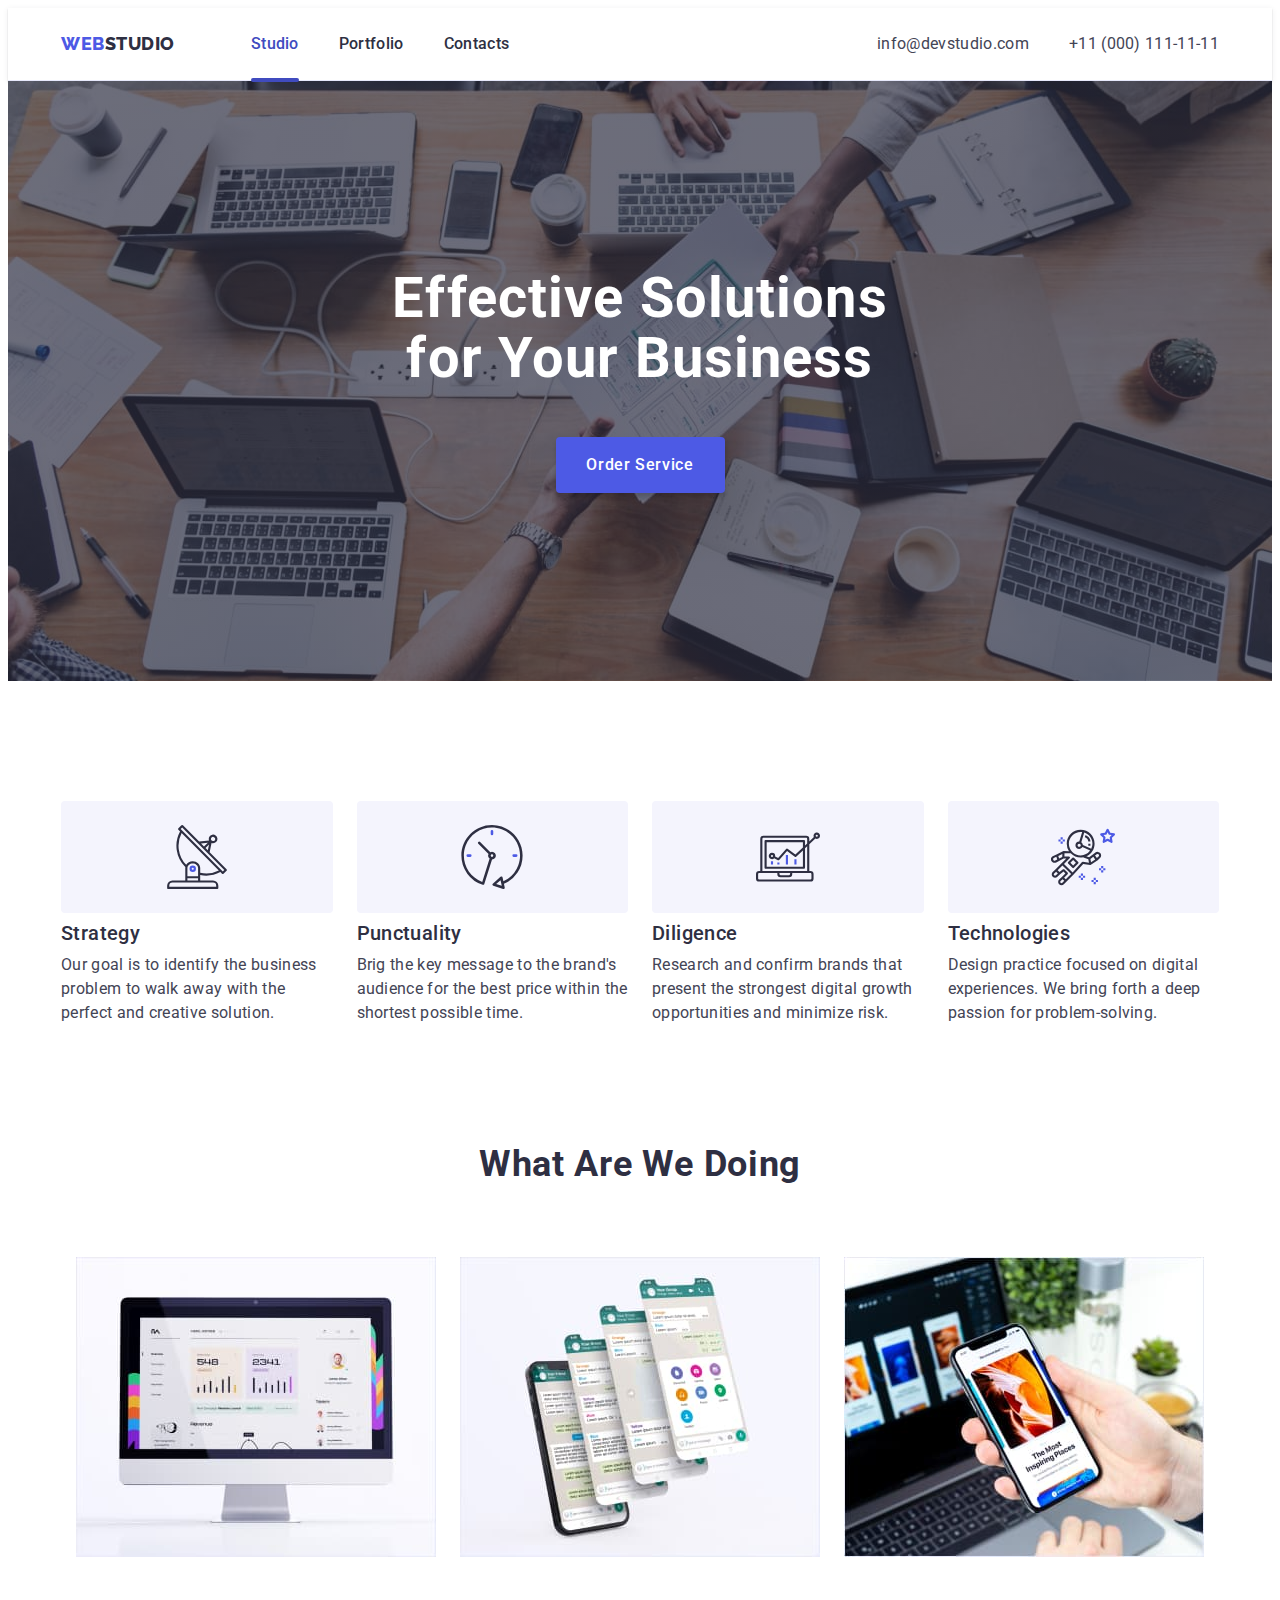
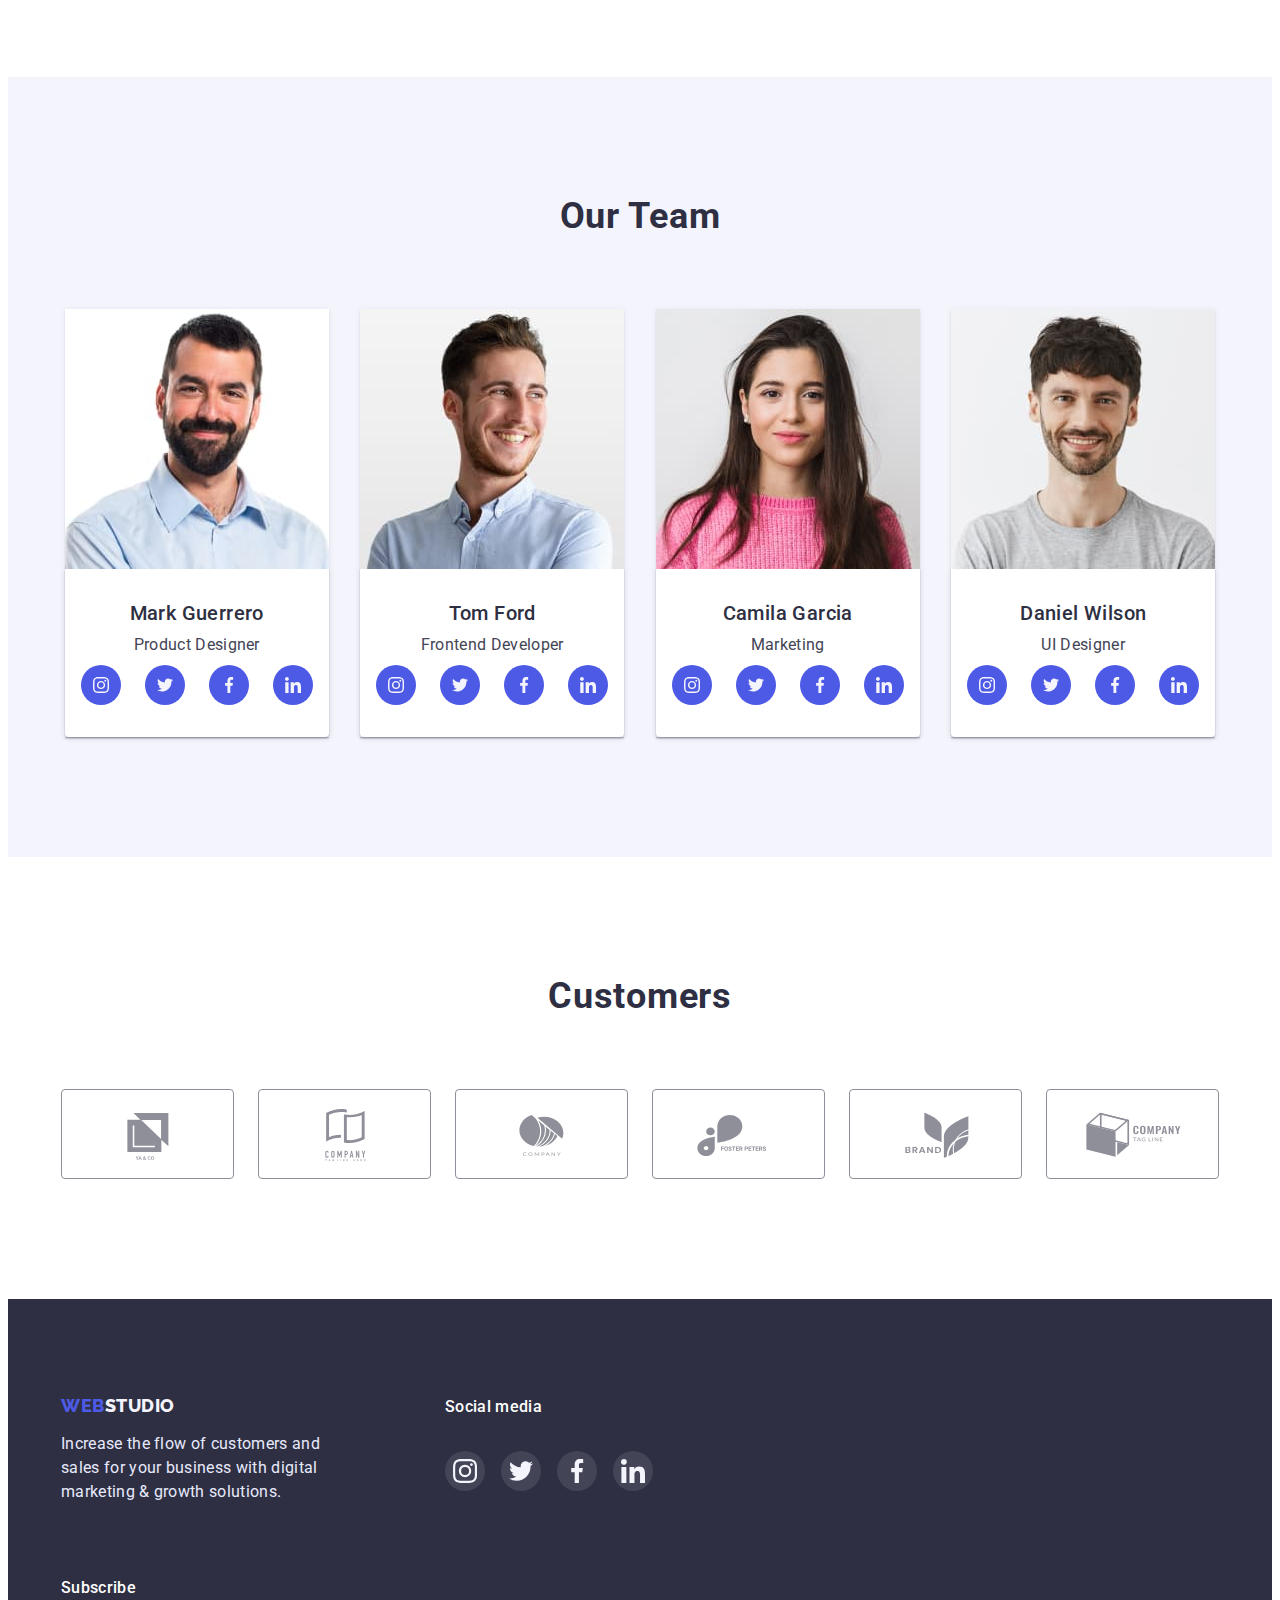
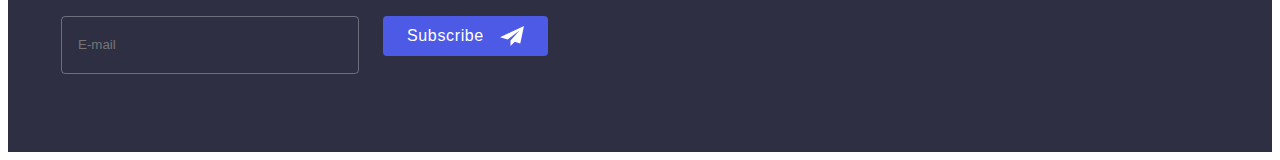
<file: index.html>
<!DOCTYPE html>
<html lang="en">

<head>
    <meta charset="UTF-8">
    <meta http-equiv="X-UA-Compatible" content="IE=edge">
    <meta name="viewport" content="width=device-width, initial-scale=1.0">
    <title>Web Studio</title>
    <link rel="stylesheet" href="https://cdnjs.cloudflare.com/ajax/libs/modern-normalize/1.1.0/modern-normalize.min.css" integrity="sha512-wpPYUAdjBVSE4KJnH1VR1HeZfpl1ub8YT/NKx4PuQ5NmX2tKuGu6U/JRp5y+Y8XG2tV+wKQpNHVUX03MfMFn9Q==" crossorigin="anonymous" referrerpolicy="no-referrer" />
    <link rel="stylesheet" href="./css/styles.css">
    <link rel="stylesheet" href="./css/media-tabl.css">
    <link rel="stylesheet" href="./css/media-desktop.css">
    <link rel="preconnect" href="https://fonts.googleapis.com">
    <link rel="preconnect" href="https://fonts.gstatic.com" crossorigin>
    <link
        href="https://fonts.googleapis.com/css2?family=Raleway:wght@800&family=Roboto:wght@400;500;700;900&display=swap"
        rel="stylesheet">
</head>

<body>
    
    <header class="header">
        <div class="container header-container">
            <nav class="header-nav">
                <a class="header-logo link" href="./index.html">Web<span class="logo-black">Studio</span></a>
                <ul class="header-list list">
                    <li class="header-item"><a class="header-link link current" href="./index.html">Studio</a></li>
                    <li class="header-item"><a class="header-link link" href="./portfolio.html">Portfolio</a></li>
                    <li class="header-item"><a class="header-link link" href="">Contacts</a></li>
                </ul>
                <button class="mobile-menu-open" data-menu-open type="button"><svg class="icon-menu-openburger" width="32" height="22">
                <use href="./images/icons.svg#icon-menu-openburger"></use>
                </svg></button>
            </nav>
            <address class="header-add">
            <ul class="header-contacts list">
                <li><a class="header-contacts-link link" href="mailto:info@devstudio.com">info@devstudio.com</a></li>
                <li><a class="header-contacts-link link" href="tel:+110001111111">+11 (000) 111-11-11</a></li>
            </ul>
            </address>
        </div>

        <div class="mob-menu is-hidden" data-menu>
                <button type="button" class="mob-menu-close-btn" data-menu-close>
                    <svg  class="mob-menu-btn-icon" width="8" height="8">
                        <use href="./images/icons.svg#icon-close-modal"></use>
                    </svg>
                </button>
            <div class="mob-menu-wrap">
                <ul class="mob-menu-list list">
                    <li class="mob-menu-item"><a class="mob-menu-link link current" href="./index.html">Studio</a></li>
                    <li class="mob-menu-item"><a class="mob-menu-link link" href="./portfolio.html">Portfolio</a></li>
                    <li class="mob-menu-item"><a class="mob-menu-link link" href="">Contacts</a></li>
                </ul>
            </div>
            <div class="mob-menu-contact">
            <address class="mob-menu-add">
                <ul class="mob-menu-contacts list">
                    <li><a class="mob-menu-tel link tel" href="tel:+110001111111">+11 (000) 111-11-11</a></li>
                    <li><a class="mob-menu-address link" href="mailto:info@devstudio.com">info@devstudio.com</a></li>
                </ul>
            </address>
            <ul class="mob-menu-soc list">
                <li class="mob-menu-soc-item"><a class="mob-menu-soc-link link" href>
                    <svg width="16" height="16" class="mob-menu-soc-icon">
                        <use href="./images/icons.svg#icon-instagram-team"></use>
                    </svg>
                </a></li>
                <li class="mob-menu-soc-item"><a class="mob-menu-soc-link link" href>
                    <svg width="16" height="16" class="mob-menu-soc-icon">
                        <use href="./images/icons.svg#icon-twitter-team"></use>
                    </svg>
                </a></li>
                <li class="mob-menu-soc-item"><a class="mob-menu-soc-link link" href>
                    <svg width="16" height="16" class="mob-menu-soc-icon">
                        <use href="./images/icons.svg#icon-facebook-team"></use>
                    </svg>
                </a></li>
                <li class="mob-menu-soc-item"><a class="mob-menu-soc-link link" href>
                    <svg width="16" height="16" class="mob-menu-soc-icon">
                        <use href="./images/icons.svg#icon-linkedin-team"></use>
                    </svg>
                </a></li>
            </ul>
            </div>
        </div>
    </header>

        <main>
            <section class="hero">
                <div class="container"><h1 class="hero-title">Effective Solutions for Your Business</h1>
                <button class="hero-btn" type="button" data-modal-open>Order Service</button></div>
            </section>

            <section class="advant">
                <div class="container"><h2 class="advant-title" hidden>Advantages</h2>
                <ul class="advant-list list">
                <li class="advant-item item">
                    <div class="advant-div">
                        <div class="advant-div-icon"><svg width="64" height="64" class="advant-icon"><use href="./images/icons.svg#icon-antenna"></use></svg></div>
                        <h3 class="advant-title">Strategy</h3>
                        <p class="advant-text">Our goal is to identify the business problem to walk away with the perfect
                        and creative solution.
                        </p>
                    </div>
                    
                </li>
                <li class="advant-item item">
                    
                        <div class="advant-div-icon"><svg width="64" height="64" class="advant-icon"><use href="./images/icons.svg#icon-clock"></use></svg></div>
                        <h3 class="advant-title">Punctuality</h3>
                    <p class="advant-text">Brig the key message to the brand's audience for the best price within the
                        shortest possible
                        time.</p>
                </li>
                <li class="advant-item item">
                    
                        <div class="advant-div-icon"><svg width="64" height="64" class="advant-icon"><use href="./images/icons.svg#icon-diagram"></use></svg></div>
                        <h3 class="advant-title">Diligence</h3>
                    <p class="advant-text">Research and confirm brands that present the strongest digital growth
                        opportunities and minimize
                        risk.</p>
                </li>
                <li class="advant-item item">
                    
                        <div class="advant-div-icon"><svg width="64" height="64" class="advant-icon"><use href="./images/icons.svg#icon-astronaut"></use></svg></div>
                        <h3 class="advant-title">Technologies</h3>
                    <p class="advant-text">Design practice focused on digital experiences. We bring forth a deep passion
                        for
                        problem-solving.</p>
                </li>
            </ul></div>
        </section>

        <section class="doing">
            <div class="container"><h2 class="doing-title">What are we doing</h2>
            <ul class="doing-list list">
                <li class="doing-item item"><img srcset="./images/computer.jpg 1x, ./images/computer-2x.jpg" class="doing-img" src="./images/computer.jpg" alt="computer" width="360"
                        height="300" /></li>
                <li class="doing-item item"><img srcset="./images/phone.jpg 1x, ./images/phone-2x.jpg" class="doing-img" src="./images/phone.jpg" alt="phone" width="360"
                        height="300" /></li>
                <li class="doing-item item"><img srcset="./images/connect.jpg 1x, ./images/connect-2x.jpg" class="doing-img" src="./images/connect.jpg" alt="connect" width="360"
                        height="300" /></li>
            </ul></div>
        </section>

        <section class="team">
            <div class="container"><h2 class="team-title">Our Team</h2>
            <ul class="team-list list">
                <li class="team-item">
                    <img srcset="./images/mark-guerrero.jpg 1x, ./images/mark-guerrero-2x.jpg" class="team-img" src="./images/mark-guerrero.jpg" alt="mark guerrero" />
                    <div class="teams">
                        <h3 class="team-title-name">Mark Guerrero</h3>
                        <p class="team-title-position">Product Designer</p>
                        <ul class="team-soc-list list">
                            <li class="team-soc-item"><a class="team-soc-link link" href>
                                <svg width="16" height="16" class="team-soc-icon">
                                    <use href="./images/icons.svg#icon-instagram-team"></use>
                                </svg>
                            </a></li>
                            <li class="team-soc-item"><a class="team-soc-link link" href>
                                <svg width="16" height="16" class="team-soc-icon">
                                    <use href="./images/icons.svg#icon-twitter-team"></use>
                                </svg>
                            </a></li>
                            <li class="team-soc-item"><a class="team-soc-link link" href>
                                <svg width="16" height="16" class="team-soc-icon">
                                    <use href="./images/icons.svg#icon-facebook-team"></use>
                                </svg>
                            </a></li>
                            <li class="team-soc-item"><a class="team-soc-link link" href>
                                <svg width="16" height="16" class="team-soc-icon">
                                    <use href="./images/icons.svg#icon-linkedin-team"></use>
                                </svg>
                            </a></li>
                        </ul>
                    </div>
                </li>

                <li class="team-item">
                    <img srcset="./images/tom-ford.jpg 1x, ./images/tom-ford-2x.jpg" class="team-img" src="./images/tom-ford.jpg" alt="tom-ford" />
                    <div class="teams">
                        <h3 class="team-title-name">Tom Ford</h3>
                        <p class="team-title-position">Frontend Developer</p>
                        <ul class="team-soc-list list">
                            <li class="team-soc-item"><a class="team-soc-link link" href>
                                <svg width="16" height="16" class="team-soc-icon">
                                    <use href="./images/icons.svg#icon-instagram-team"></use>
                                </svg>
                            </a></li>
                            <li class="team-soc-item"><a class="team-soc-link link" href>
                                <svg width="16" height="16" class="team-soc-icon">
                                    <use href="./images/icons.svg#icon-twitter-team"></use>
                                </svg>
                            </a></li>
                            <li class="team-soc-item"><a class="team-soc-link link" href>
                                <svg width="16" height="16" class="team-soc-icon">
                                    <use href="./images/icons.svg#icon-facebook-team"></use>
                                </svg>
                            </a></li>
                            <li class="team-soc-item"><a class="team-soc-link link" href>
                                <svg width="16" height="16" class="team-soc-icon">
                                    <use href="./images/icons.svg#icon-linkedin-team"></use>
                                </svg>
                            </a></li>
                        </ul>
                    </div>
                </li>

                <li class="team-item">
                    <img srcset="./images/camila-garcia.jpg 1x, ./images/camila-garcia-2x.jpg" class="team-img" src="./images/camila-garcia.jpg" alt="camila-garcia" />
                    <div class="teams">
                        <h3 class="team-title-name">Camila Garcia</h3>
                        <p class="team-title-position">Marketing</p>
                        <ul class="team-soc-list list">
                            <li class="team-soc-item"><a class="team-soc-link link" href>
                                <svg width="16" height="16" class="team-soc-icon">
                                    <use href="./images/icons.svg#icon-instagram-team"></use>
                                </svg>
                            </a></li>
                            <li class="team-soc-item"><a class="team-soc-link link" href>
                                <svg width="16" height="16" class="team-soc-icon">
                                    <use href="./images/icons.svg#icon-twitter-team"></use>
                                </svg>
                            </a></li>
                            <li class="team-soc-item"><a class="team-soc-link link" href>
                                <svg width="16" height="16" class="team-soc-icon">
                                    <use href="./images/icons.svg#icon-facebook-team"></use>
                                </svg>
                            </a></li>
                            <li class="team-soc-item"><a class="team-soc-link link" href>
                                <svg width="16" height="16" class="team-soc-icon">
                                    <use href="./images/icons.svg#icon-linkedin-team"></use>
                                </svg>
                            </a></li>
                        </ul>
                    </div>
                </li>

                <li class="team-item">
                    <img srcset="./images/daniel-wilson.jpg 1x, ./images/daniel-wilson-2x.jpg" class="team-img" src="./images/daniel-wilson.jpg" alt="daniel-wilson" />
                <div class="teams">
                    <h3 class="team-title-name">Daniel Wilson</h3>
                    <p class="team-title-position">UI Designer</p>
                    <ul class="team-soc-list list">
                        <li class="team-soc-item"><a class="team-soc-link link" href>
                            <svg width="16" height="16" class="team-soc-icon">
                                <use href="./images/icons.svg#icon-instagram-team"></use>
                            </svg>
                        </a></li>
                        <li class="team-soc-item"><a class="team-soc-link link" href>
                            <svg width="16" height="16" class="team-soc-icon">
                                <use href="./images/icons.svg#icon-twitter-team"></use>
                            </svg>
                        </a></li>
                        <li class="team-soc-item"><a class="team-soc-link link" href>
                            <svg width="16" height="16" class="team-soc-icon">
                                <use href="./images/icons.svg#icon-facebook-team"></use>
                            </svg>
                        </a></li>
                        <li class="team-soc-item"><a class="team-soc-link link" href>
                            <svg width="16" height="16" class="team-soc-icon">
                                <use href="./images/icons.svg#icon-linkedin-team"></use>
                            </svg>
                        </a></li>
                    </ul>
                </div>
                </li>
            </ul>
            </div>
        </section>

        <section class="customers">
            <div class="container"><h2 class="customers-title">Customers</h2>
            <ul class="customers-list list">
                <li class="customers-item item"><a class="customer-link link" href>
                    <svg width="104" height="56" class="customer-icon">
                        <use href="./images/icons.svg#icon-Logo1"></use>
                    </svg>
                </a></li>
                <li class="customers-item item"><a class="customer-link link" href>
                    <svg width="104" height="56" class="customer-icon">
                        <use href="./images/icons.svg#icon-Logo2"></use>
                    </svg>
                </a></li>
                <li class="customers-item item"><a class="customer-link link" href>
                    <svg width="104" height="56" class="customer-icon">
                        <use href="./images/icons.svg#icon-Logo3"></use>
                    </svg>
                </a></li>
                <li class="customers-item item"><a class="customer-link link" href>
                    <svg width="104" height="56" class="customer-icon">
                        <use href="./images/icons.svg#icon-Logo4"></use>
                    </svg>
                </a></li>
                <li class="customers-item item"><a class="customer-link link" href>
                    <svg width="104" height="56" class="customer-icon">
                        <use href="./images/icons.svg#icon-Logo5"></use>
                    </svg>
                </a></li>
                <li class="customers-item item"><a class="customer-link link" href>
                    <svg width="104" height="56" class="customer-icon">
                        <use href="./images/icons.svg#icon-Logo6"></use>
                    </svg>
                </a></li>
            </ul></div> 
        </section>
    </main>

    <footer class="footer">
        <div class="container footer-box">
            <div class="footer-div">
                <a class="footer-logo link" href="./index.html">Web<span class="logo-white">Studio</span></a>
                <p class="footer-text">Increase the flow of customers and sales for your business with digital marketing &
            growth solutions.</p>
            </div>
            <div class="footer-soc">
                <p class="footer-soc-text">Social media</p>
                <ul class="footer-soc-list list">
                    <li class="footer-soc-item"><a class="footer-soc-link link" href>
                    <svg width="24" height="24" class="footer-soc-icon">
                        <use href="./images/icons.svg#icon-instagram-footer"></use>
                    </svg></a>
                    </li>
                    <li class="footer-soc-item"><a class="footer-soc-link link" href>
                    <svg width="24" height="24" class="footer-soc-icon">
                        <use href="./images/icons.svg#icon-twitter-footer"></use>
                    </svg></a>
                    </li>
                    <li class="footer-soc-item"><a class="footer-soc-link link" href>
                    <svg width="24" height="24" class="footer-soc-icon">
                        <use href="./images/icons.svg#icon-facebook-footer"></use>
                    </svg></a>
                    </li>
                    <li class="footer-soc-item"><a class="footer-soc-link link" href>
                    <svg width="24" height="24" class="footer-soc-icon">
                        <use href="./images/icons.svg#icon-linkedin-footer"></use>
                    </svg></a>
                    </li>
                </ul>    
            </div>
            <div class="footer-subscribe">
                <p class="footer-subscribe-email">Subscribe</p>
                <form class="footer-subscribe-form">
                    <div class="subscribe-container">
                    <input class="footer-input" id="user-email" name="user-email" type="email" placeholder="E-mail"/>
                    <div class="footer-wrap"><button class="footer-subscribe-btn" type="submit">Subscribe
                    <svg  class="footer-subscribe-click" width="24" height="24">
                    <use href="./images/icons.svg#icon-subscribe"></use>
                    </svg></button></div>
                    </div>
                </form>  
            </div> 
        </div>
    </footer>

    <div class="backdrop is-hidden" data-modal>
        <div class="modal">
            <button type="button" class="modal-close-btn" data-modal-close>
                <svg  class="modal-close-btm-icon" width="8" height="8">
                    <use href="./images/icons.svg#icon-close-modal"></use>
                </svg>
            </button>

            <p class="modal-title" title="modal-title"> Leave your contacts and we will call you back</p>
            <form class="modal-form"> 
                <label class="modal-label">
                    <span class="modal-label-text">Name</span>
                        <div class="input-wrap">
                            <input  class="modal-input" id="user-name" name="user-name" type="text" required autofocus />
                            <svg class="modal-input-icon" width="18" height="24"><use href="./images/icons.svg#icon-person-black"></use></svg>
                        </div>
                </label>

                <label class="modal-label">
                    <span class="modal-label-text">Phone</span>
                        <div class="input-wrap">
                            <input class="modal-input" id="user-phone" name="user-phone" type="tel" required />
                            <svg width="18" height="24" class="modal-input-icon"><use href="./images/icons.svg#icon-phone-black"></use></svg>
                        </div>
                </label>

                <label class="modal-label">
                    <span class="modal-label-text">Email</span>
                        <div class="input-wrap">
                            <input class="modal-input" id="user-email" name="user-email" type="email" required />
                            <svg width="18" height="24" class="modal-input-icon"><use href="./images/icons.svg#icon-email-black"></use></svg>   
                        </div>
                </label>

                <div class="modal-field">
                <label class="modal-label-text" for="user-comment"><span class="modal-label-text">Comment</span></label>  
                    <textarea class="modal-textarea" id="user-comment" name="user-comment" placeholder="Text input"></textarea>
                </div>

                <div class="modal-field-check">  
                    <input class="modal-check visually-hidden" id="user-privacy" name="user-privacy" type="checkbox" value="true" />
                    <label class="check-text" for="user-privacy">I accept the terms and conditions of the<a class="modal-police-text" href="" class="link">Privacy Policy</a></label>
                </div>
                <button class="send-btn" type="submit">Send</button>
            </form>
        </div>
    </div>
    <script src="./js/modal.js"></script>
    <script src="./js/menu.js"></script>
</body>
</html>
</file>
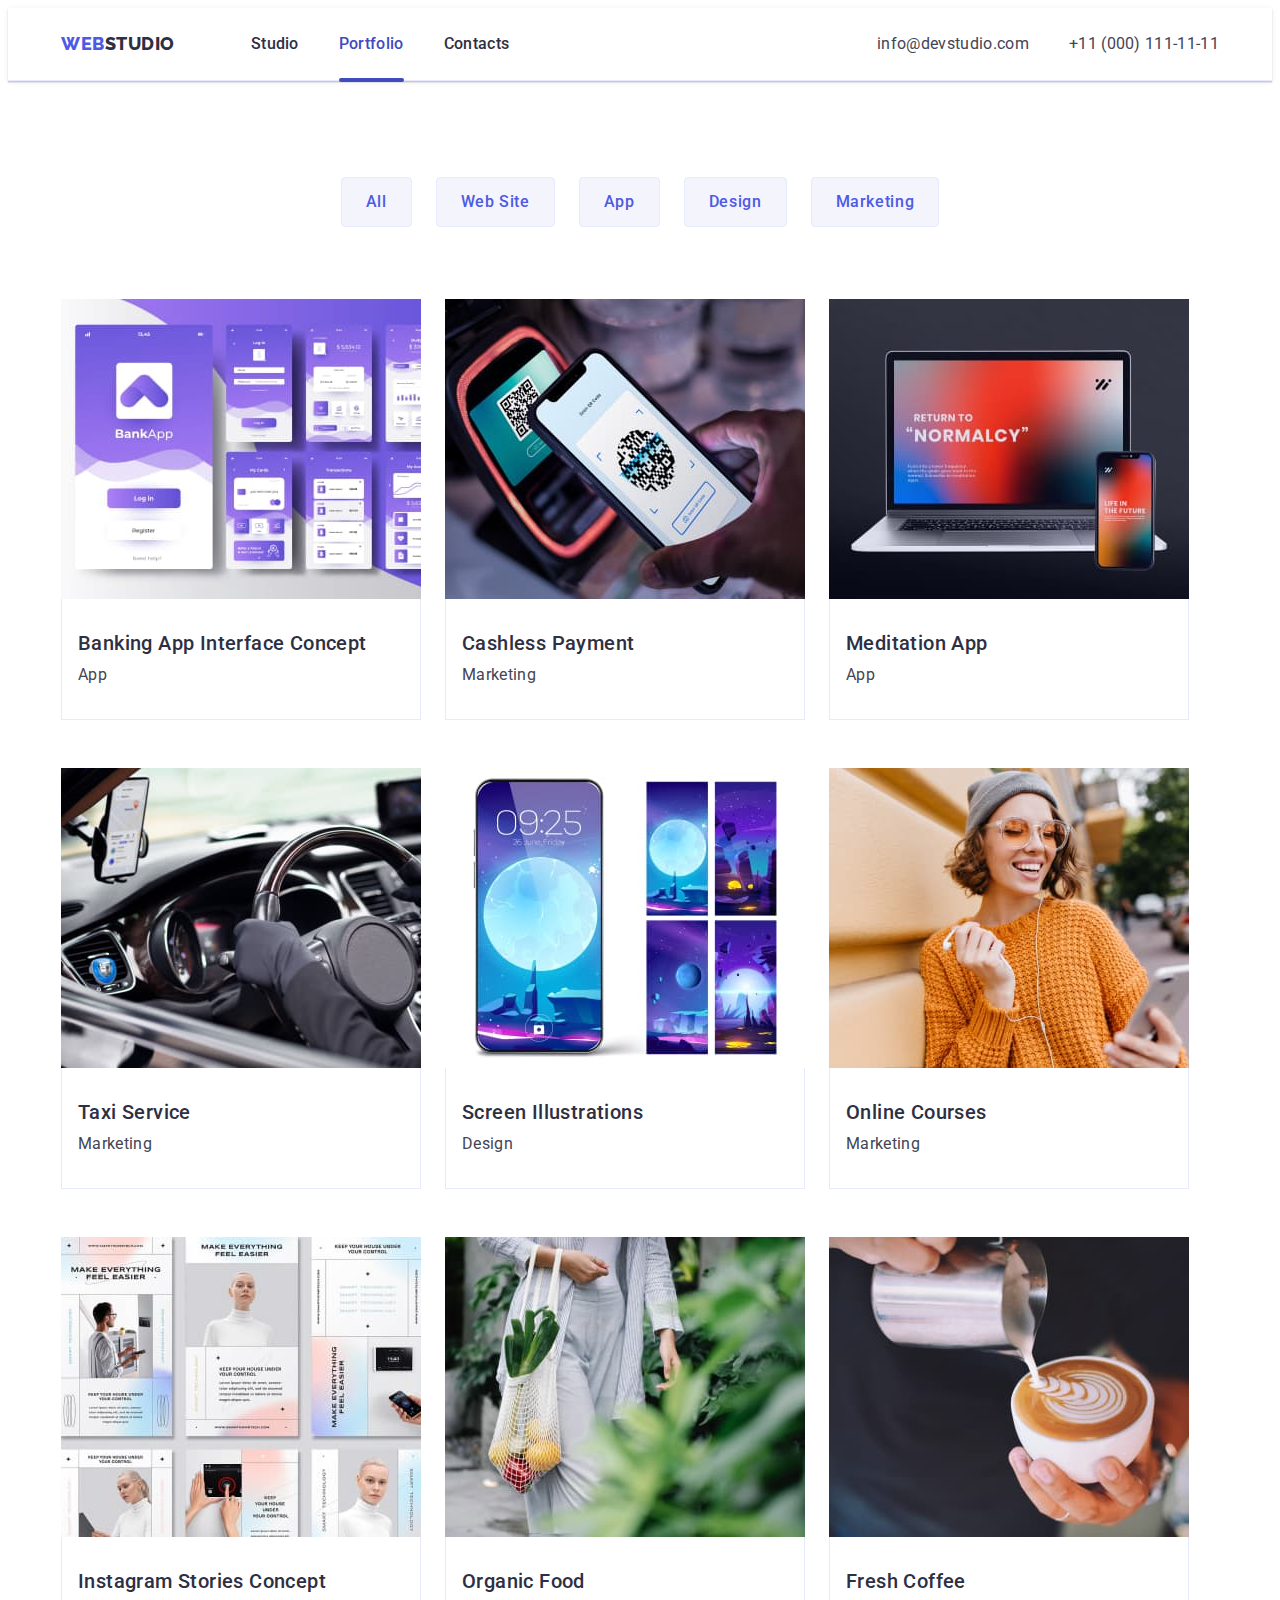
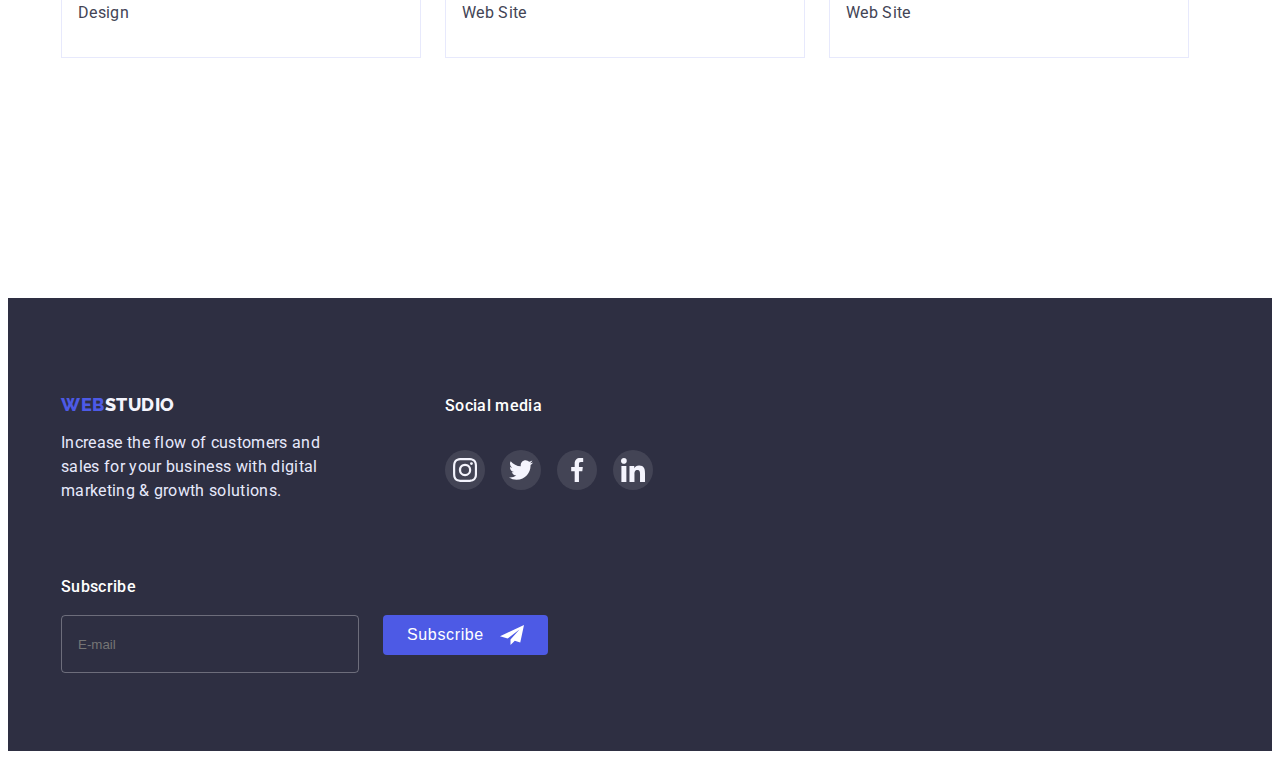
<file: portfolio.html>
<!DOCTYPE html>
<html lang="en">

<head>
    <meta charset="UTF-8">
    <meta http-equiv="X-UA-Compatible" content="IE=edge">
    <meta name="viewport" content="width=device-width, initial-scale=1.0">
    <title>Web Studio</title>
    <link rel="stylesheet" href="https://cdnjs.cloudflare.com/ajax/libs/modern-normalize/1.1.0/modern-normalize.min.css" integrity="sha512-wpPYUAdjBVSE4KJnH1VR1HeZfpl1ub8YT/NKx4PuQ5NmX2tKuGu6U/JRp5y+Y8XG2tV+wKQpNHVUX03MfMFn9Q==" crossorigin="anonymous" referrerpolicy="no-referrer" />
    <link rel="stylesheet" href="./css/styles.css">
    <link rel="stylesheet" href="./css/media-tabl.css">
    <link rel="stylesheet" href="./css/media-desktop.css">
    <link rel="preconnect" href="https://fonts.googleapis.com">
    <link rel="preconnect" href="https://fonts.gstatic.com" crossorigin>
    <link
        href="https://fonts.googleapis.com/css2?family=Raleway:wght@800&family=Roboto:wght@400;500;700;900&display=swap"
        rel="stylesheet">
</head>

<body>
    <header class="header">
        <div class="container header-container">
        <nav class="header-nav">
            <a class="header-logo link" href="./index.html">Web<span class="logo-black">Studio</span></a>
            <ul class="header-list list">
                <li class="header-item"><a class="header-link link" href="./index.html">Studio</a></li>
                <li class="header-item"><a class="header-link link current" href="./portfolio.html">Portfolio</a></li>
                <li class="header-item"><a class="header-link link" href="">Contacts</a></li>
            </ul>
        </nav>
        <address class="header-add">
            <ul class="header-contacts list">
                <li><a class="header-contacts-link link" href="mailto:info@devstudio.com">info@devstudio.com</a></li>
                <li><a class="header-contacts-link link" href="tel:+110001111111">+11 (000) 111-11-11</a></li>
            </ul>
        </address></div>
    </header>
    <main>
        <section class="projects">
            <div class="container">
            <h1 hidden>projects</h1>
            <ul class="projects-menu list">
                <li><button class="projects-btn" type="button">All</button></li>
                <li><button class="projects-btn" type="button">Web Site</button></li>
                <li><button class="projects-btn" type="button">App</button></li>
                <li><button class="projects-btn" type="button">Design</button></li>
                <li><button class="projects-btn" type="button">Marketing</button></li>
            </ul>
            <ul class="projects-list list">
                <li class="projects-list-item">
                    <a class="projects-link link" href="">
                    <div class="projects-overley"><img class="projects-list-img" src="./images/banking.jpg" alt="banking" width="360" height="300" />
                    <p class="projects-overley-text">14 Stylish and User-Friendly App Design Concepts · Task Manager App · Calorie Tracker App · Exotic Fruit Ecommerce App · Cloud Storage App</p></div>
                    <div class="projects-div"><h2 class="projects-list-title">Banking App Interface Concept</h2>
                    <p class="projects-list-text">App</p></div></a>
                </li>
                <li class="projects-list-item">
                    <a class="projects-link link" href="">
                        <div class="projects-overley"><img class="projects-list-img" src="./images/cashless.jpg" alt="cashless" width="360" height="300" />
                    <p class="projects-overley-text">14 Stylish and User-Friendly App Design Concepts · Task Manager App · Calorie Tracker App · Exotic Fruit Ecommerce App · Cloud Storage App</p></div>
                    <div class="projects-div"><h2 class="projects-list-title">Cashless Payment</h2>
                    <p class="projects-list-text">Marketing</p></div></a>
                </li>
                <li class="projects-list-item">
                    <a class="projects-link link" href="">
                        <div class="projects-overley"><img class="projects-list-img" src="./images/meditaion.jpg" alt="meditaion" width="360" height="300" />
                    <p class="projects-overley-text">14 Stylish and User-Friendly App Design Concepts · Task Manager App · Calorie Tracker App · Exotic Fruit Ecommerce App · Cloud Storage App</p></div>
                    <div class="projects-div"><h2 class="projects-list-title">Meditation App</h2>
                    <p class="projects-list-text">App</p></div></a>
                </li>
                <li class="projects-list-item">
                    <a class="projects-link link" href="">
                        <div class="projects-overley"><img class="projects-list-img" src="./images/taxi.jpg" alt="taxi" width="360" height="300" />
                    <p class="projects-overley-text">14 Stylish and User-Friendly App Design Concepts · Task Manager App · Calorie Tracker App · Exotic Fruit Ecommerce App · Cloud Storage App</p></div>
                    <div class="projects-div"><h2 class="projects-list-title">Taxi Service</h2>
                    <p class="projects-list-text">Marketing</p></div></a>
                </li>
                <li class="projects-list-item">
                    <a class="projects-link link" href="">
                        <div class="projects-overley"><img class="projects-list-img" src="./images/screen.jpg" alt="screen" width="360" height="300" />
                    <p class="projects-overley-text">14 Stylish and User-Friendly App Design Concepts · Task Manager App · Calorie Tracker App · Exotic Fruit Ecommerce App · Cloud Storage App</p></div>
                    <div class="projects-div"><h2 class="projects-list-title">Screen Illustrations</h2>
                    <p class="projects-list-text">Design</p></div></a>
                </li>
                <li class="projects-list-item">
                    <a class="projects-link link" href="">
                        <div class="projects-overley"><img class="projects-list-img" src="./images/courses.jpg" alt="courses" width="360" height="300" />
                    <p class="projects-overley-text">14 Stylish and User-Friendly App Design Concepts · Task Manager App · Calorie Tracker App · Exotic Fruit Ecommerce App · Cloud Storage App</p></div>
                    <div class="projects-div"><h2 class="projects-list-title">Online Courses</h2>
                    <p class="projects-list-text">Marketing</p></div></a>
                </li>
                <li class="projects-list-item">
                    <a class="projects-link link" href="">
                        <div class="projects-overley"><img class="projects-list-img" src="./images/stories.jpg" alt="stories" width="360" height="300" />
                    <p class="projects-overley-text">14 Stylish and User-Friendly App Design Concepts · Task Manager App · Calorie Tracker App · Exotic Fruit Ecommerce App · Cloud Storage App</p></div>
                    <div class="projects-div"><h2 class="projects-list-title">Instagram Stories Concept</h2>
                    <p class="projects-list-text">Design</p></div></a>
                </li>
                <li class="projects-list-item">
                    <a class="projects-link link" href="">
                        <div class="projects-overley"><img class="projects-list-img" src="./images/food.jpg" alt="food" width="360" height="300" />
                    <p class="projects-overley-text">14 Stylish and User-Friendly App Design Concepts · Task Manager App · Calorie Tracker App · Exotic Fruit Ecommerce App · Cloud Storage App</p></div>
                    <div class="projects-div"><h2 class="projects-list-title">Organic Food</h2>
                    <p class="projects-list-text">Web Site</p></div></a>
                </li>
                <li class="projects-list-item">
                    <a class="projects-link link" href="">
                        <div class="projects-overley"><img class="projects-list-img" src="./images/coffee.jpg" alt="coffee" width="360" height="300" />
                    <p class="projects-overley-text">14 Stylish and User-Friendly App Design Concepts · Task Manager App · Calorie Tracker App · Exotic Fruit Ecommerce App · Cloud Storage App</p></div>
                    <div class="projects-div"><h2 class="projects-list-title">Fresh Coffee</h2>
                    <p class="projects-list-text">Web Site</p></div></a>
            </ul>
        </div>
        </section>
    </main>
    <footer class="footer">
        <div class="container footer-box">
            <div class="footer-div">
                <a class="footer-logo link" href="./index.html">Web<span class="logo-white">Studio</span></a>
                <p class="footer-text">Increase the flow of customers and sales for your business with digital marketing &
            growth solutions.</p>
            </div>
            <div class="footer-soc">
                <p class="footer-soc-text">Social media</p>
                <ul class="footer-soc-list list">
                    <li class="footer-soc-item"><a class="footer-soc-link link" href>
                    <svg width="24" height="24" class="footer-soc-icon">
                        <use href="./images/icons.svg#icon-instagram-footer"></use>
                    </svg></a>
                    </li>
                    <li class="footer-soc-item"><a class="footer-soc-link link" href>
                    <svg width="24" height="24" class="footer-soc-icon">
                        <use href="./images/icons.svg#icon-twitter-footer"></use>
                    </svg></a>
                    </li>
                    <li class="footer-soc-item"><a class="footer-soc-link link" href>
                    <svg width="24" height="24" class="footer-soc-icon">
                        <use href="./images/icons.svg#icon-facebook-footer"></use>
                    </svg></a>
                    </li>
                    <li class="footer-soc-item"><a class="footer-soc-link link" href>
                    <svg width="24" height="24" class="footer-soc-icon">
                        <use href="./images/icons.svg#icon-linkedin-footer"></use>
                    </svg></a>
                    </li>
                </ul>    
            </div>
            <div class="footer-subscribe">
                <p class="footer-subscribe-email">Subscribe</p>
                <form class="footer-subscribe-form">
                    <div class="subscribe-container">
                    <input class="footer-input" id="user-email" name="user-email" type="email" placeholder="E-mail"/>
                    <button class="footer-subscribe-btn" type="submit">Subscribe
                    <svg  class="footer-subscribe-click" width="24" height="24">
                    <use href="./images/icons.svg#icon-subscribe"></use>
                    </svg></button>
                    </div>
                </form>  
            </div> 
        </div>
    </footer>
</body>
</html>
</file>
<file: css/styles.css>
:root {
    --main-title-color: #FFFFFF;
    --second-title-color: #2E2F42;
    --text-color: #434455;
    --color-hover: #404BBF;
    --background: #2E2F42;
    --background-color-team: #F4F4FD;
    --color-logo-blue: #4d5ae5;
    --color-logo-black: #2E2F42;
    --color-logo-white: #F4F4FD;
    --btn-color: #4D5AE5;
    --btn-text-color: #FFFFFF;
    --footer-text-color: #E7E9FC;
    --contacts-color: #434455;
    --nav-color: #2E2F42;
    --background-filtr: #F4F4FD;
}
p,
h1,
h2,
h3,
h4,
h5,
h6 {
    margin: 0;
}
ul {
    padding-left: 0;
    margin: 0;
}
button {
    cursor: pointer;
}
address {
    font-style: normal;
}
body {
    font-family: "Roboto", sans-serif; 
    color: #434455;
}
img {
    display: block;
    width: 100%;
}
.link {
    text-decoration: none;
}
.list {
    list-style-type: none;
}
.visually-hidden {
    position: absolute;
    width: 1px;
    height: 1px;
    margin: -1px;
    border: 0;
    padding: 0;
    white-space: nowrap;
    clip-path: inset(100%);
    clip: rect(0 0 0 0);
    overflow: hidden;
}
.is-hidden {
    opacity: 0;
    visibility: hidden;
    pointer-events: none;
}
.container {
    max-width: 428px;
    margin-left: auto;
    margin-right: auto;
    padding-left: 16px;
    padding-right: 16px;
}
.header {
    padding-top: 24px;
    padding-bottom: 22px;
    border-bottom: 1px solid #E7E9FC;
    box-shadow: 0px 2px 1px rgba(46, 47, 66, 0.08), 0px 1px 1px rgba(46, 47, 66, 0.16), 0px 1px 6px rgba(46, 47, 66, 0.08);
}
.header-logo {
    font-family: "Raleway", sans-serif;
    font-weight: 800;
    font-size: 18px;
    line-height: 1.17;
    letter-spacing: 0.03em;
    color: var(--color-logo-blue);
    text-transform: uppercase; 
} 
.logo-black {
    font-family: "Raleway", sans-serif;
    font-weight: 800;
    font-size: 18px;
    line-height: 1.17;
    letter-spacing: 0.03em;
    color: var(--color-logo-black);
    text-transform: uppercase;    
} 
.header-list {
    display: none;
}
.header-nav {
    display: flex;
    align-items: center;
    justify-content: space-between;
}
.header-contacts {
    display: none;
}
.mobile-menu-open {
    background-color: transparent;
    border: none;
    padding: 0;
    line-height: 0;
}
.icon-menu-openburger {
    stroke: #2E2F42;
}



/**!-------------------------HERO----------------------------!*/
.hero {
    background-color: var(--background);
    padding-top: 112px;
    padding-bottom: 112px;
    background-image: linear-gradient(rgba(46, 47, 66, 0.7), rgba(46, 47, 66, 0.7)), url(../images/hero-mobile.jpg);
    background-repeat: no-repeat;
    background-position: center;
    background-size: cover;
    max-width: 428px;
    margin-left: auto;
    margin-right: auto;
}
@media (min-device-pixel-ratio: 2),
  (min-resolution: 192dpi),
  (min-resolution: 2dppx) {
    .hero {
    background-image: linear-gradient(rgba(46, 47, 66, 0.7), rgba(46, 47, 66, 0.7)), url(../images/hero-mobile-2x.jpg);
  }
}
.hero-title {
    font-weight: 700;
    font-size: 36px;
    line-height: 1.11;
    text-align: center;
    letter-spacing: 0.02em;
    color: var(--main-title-color);
    max-width: 320px;
    margin-bottom: 72px;
    margin-left: auto;
    margin-right: auto;
}
.hero-btn {
    display: block;
    font-family: inherit;
    background: var(--btn-color);
    font-weight: 500;
    font-size: 16px;
    line-height: 1.5;
    letter-spacing: 0.04em;
    color: var(--btn-text-color);
    box-shadow: 0px 4px 4px rgba(0, 0, 0, 0.15);
    border-radius: 4px;
    border: none;
    width: 169px;
    height: 56px;    
    margin-left: auto;
    margin-right: auto;
    transition-property: background-color;
    transition-duration: 250ms;
    transition-timing-function: cubic-bezier(0.4, 0, 0.2, 1);
}
.hero-btn:hover, .hero-btn:focus {
    background-color: var(--color-hover);    
}
/**!-------------------------ADVANT----------------------------!*/
.advant {
    padding-top: 96px;
    padding-bottom: 96px;
    margin: 0 auto;
}
.advant-item {
    margin-bottom: 72px;
} 
.advant-item:last-child {
    margin-bottom: 0;
}
.advant-title {
    text-align: center;
    font-weight: 700;
    font-size: 36px;
    line-height: 1.11;
    letter-spacing: 0.02em;
    color: var(--second-title-color); 
    margin-bottom: 8px;
}
.advant-text {
    font-weight: 400;
    font-size: 16px;
    line-height: 1.5;
    letter-spacing: 0.02em;
    color: var(--text-color); 
}
.advant-div-icon {
    display: none;
    height: 112px;
    background: #F4F4FD;
    border-radius: 4px;
    justify-content: center;
    align-items: center;
}
/**!-------------------------DOINGT----------------------------!*/
.doing {
    display: none;
}
/**!-------------------------TEAM----------------------------!*/
.team { 
    background-color: var(--background-color-team);
    margin: 0;
    padding-top: 96px;
    padding-bottom: 96px;
}
.team-item {
    width: 264px;
    margin-right: auto;
    margin-left: auto;
    background-color: #FFFFFF; 
    box-shadow: 0px 1px 6px rgba(46, 47, 66, 0.08), 0px 1px 1px rgba(46, 47, 66, 0.16), 0px 2px 1px rgba(46, 47, 66, 0.08);
    border-radius: 0px 0px 4px 4px;
    margin-bottom: 72px;
}
.team-item:last-child {
    margin-bottom: 0;
}
.team-title {
    font-weight: 700;
    font-size: 36px;
    line-height: 1.11;
    text-align: center;
    letter-spacing: 0.02em;
    text-transform: capitalize;
    color: var(--second-title-color);
    margin-bottom: 72px;
}
.team-title-name {
    font-weight: 500;
    font-size: 20px;
    line-height: 1.2;
    letter-spacing: 0.02em;
    color: var(--second-title-color);
    text-align: center;
    margin-bottom: 8px;
}
.team-title-position {
    font-weight: 400;
    font-size: 16px;
    line-height: 1.5;
    letter-spacing: 0.02em;
    color: var(--text-color);
    text-align: center;
    margin-bottom: 8px;
}
.teams {
    padding-top: 32px;
    padding-bottom: 32px;
    box-shadow: 0px 1px 6px rgba(46, 47, 66, 0.08), 0px 1px 1px rgba(46, 47, 66, 0.16), 0px 2px 1px rgba(46, 47, 66, 0.08);
}
.team-soc-list {
    display: flex;
    justify-content: center;
    gap: 24px;
}
.team-soc-item {
    width: 40px;
    height: 40px;
}
.team-soc-link {
    width: 100%;
    height: 100%;
    border-radius: 50%;
    background-color: #4D5AE5;;
    display: flex;
    align-items: center;
    justify-content: center;
    transition-property: background-color;
    transition-duration: 250ms;
    transition-timing-function: cubic-bezier(0.4, 0, 0.2, 1);
}
.team-soc-link:hover, .team-soc-link:focus {
    background-color: #404BBF; 
}
/**!-------------------------CUSTOMERS----------------------------!*/
.customers {
    padding-top: 96px;
    padding-bottom: 96px;
}
.customers-title {
    font-weight: 700;
    font-size: 36px;
    line-height: 1.11;
    text-align: center;
    letter-spacing: 0.02em;
    text-transform: capitalize;
    color: var(--second-title-color);
    margin-bottom: 72px;
}
.customers-list {
    display: flex;
    flex-direction: row;
    flex-wrap: wrap;
    column-gap: 16px;
    row-gap: 72px;
}
.customers-item {
    display: flex;
    flex-basis: calc((100% - 1 * 16px) / 2);
}
.customer-link { 
    display: flex;
    width: 100%;
    height: 88px;
    border: 1px solid #8E8F99;
    border-radius: 4px;
    align-items: center;
    justify-content: center;
    fill: #8E8F99;
    transition: fill 250ms cubic-bezier(0.4, 0, 0.2, 1), border-color 250ms cubic-bezier(0.4, 0, 0.2, 1);
}
.customer-link:hover, .customer-link:focus {
    border-color: #404BBF;
    fill: #404BBF;
}
/**!-------------------------FOOTER----------------------------!*/
.footer {
    background-color: var(--background);
    padding-top: 96px;
    padding-bottom: 96px;    
}
.footer-box {
    display: flex;
    flex-direction: column;
    gap: 72px;
    align-items: center;
}
.footer-div {
    display: flex;
    align-items: center;
    flex-direction: column;
    gap: 16px;
}
.footer-logo {
    display: flex;
    font-family: "Raleway", sans-serif;
    font-weight: 800;
    font-size: 18px;
    line-height: 1.17;
    letter-spacing: 0.03em;
    color: var(--color-logo-blue);
    text-transform: uppercase; 
}
.logo-white {
    font-family: "Raleway", sans-serif;
    font-weight: 800;
    font-size: 18px;
    line-height: 1.17;
    letter-spacing: 0.03em;
    color: var(--color-logo-white);
    text-transform: uppercase;
}
.footer-text {
    font-weight: 400;
    font-size: 16px;
    line-height: 1.5;
    letter-spacing: 0.02em;
    color: var(--footer-text-color);
    max-width: 268px;
    margin-right: 0;
    margin-left: 0;
}
.footer-soc {
    display: flex;
    align-items: center;
    flex-direction: column;
    gap: 16px;
}
.footer-soc-text {
    font-weight: 500;
    font-size: 16px;
    line-height: 1.5;
    letter-spacing: 0.02em;
    color: #FFFFFF;
}
.footer-soc-list {
    display: inline-flex;
    gap: 16px;
}
.footer-soc-item {
    width: 40px;
    height: 40px;
}
.footer-soc-link {
    width: 100%;
    height: 100%;
    border-radius: 50%;
    background-color: rgba(255, 255, 255, 0.1);
    display: flex;
    align-items: center;
    justify-content: center;
    transition-property: background-color;
    transition-duration: 250ms;
    transition-timing-function: cubic-bezier(0.4, 0, 0.2, 1);
}
.footer-soc-link:hover, .footer-soc-link:focus {
    background-color: #31D0AA;
}
.footer-soc-icon {
    width: 24px;
    height: 24px;
    fill: #F4F4FD;
}
.footer-subscribe {
    width: 100%;
    display: flex;
    align-items: center;
    flex-direction: column;
    max-width: 398px;
}
.footer-subscribe-email {
    display: flex;
    font-weight: 500;
    font-size: 16px;
    line-height: 1.5;
    letter-spacing: 0.02em;
    color: #FFFFFF;
    justify-content: center;
    margin-bottom: 16px;
}
.footer-subscribe-form {
    width: 100%;
}
    
.footer-input {
    padding: 8px 16px 8px 16px;
    border: 1px solid rgba(255, 255, 255, 0.3);
    border-radius: 4px;
    background-color: transparent;
    width: 100%;
    height: 40px;
    margin-right: 0;
    margin-bottom: 16px;
    color: #FFFFFF;
    outline: transparent;
    transition: border-color 250ms cubic-bezier(0.4, 0, 0.2, 1);
}
.footer-wrap {
    display: flex;
    justify-content: center;
}
.footer-subscribe-btn {
    width: 165px;
    padding: 8px 24px;
    background-color:  #4D5AE5;
    border-radius: 4px;
    border: transparent;
    display: flex;
    gap: 16px;
    font-weight: 500;
    font-size: 16px;
    line-height: 1.5;
    text-align: center;
    letter-spacing: 0.04em;
    color: #FFFFFF;
    transition: background-color 250ms cubic-bezier(0.4, 0, 0.2, 1);
}
/**!-------------------------PROJECTS----------------------------!*/
.projects {
    padding-top: 96px;
    padding-bottom: 120px;
}
.projects-menu {
    display: flex;
    justify-content: center;
    gap: 24px;
    margin-bottom: 72px;
} 
.projects-btn {
    background: var(--background-filtr);
    cursor: pointer;
    font-family: "Roboto", sans-serif;
    font-weight: 500;
    font-size: 16px;
    line-height: 1.5;
    display: flex;
    align-items: center;
    text-align: center;
    letter-spacing: 0.04em;
    color: var(--btn-color);
    border: 1px solid #E7E9FC;
    border-radius: 4px;
    padding: 12px 24px;
    transition: color 250ms cubic-bezier(0.4, 0, 0.2, 1), background-color 250ms cubic-bezier(0.4, 0, 0.2, 1), box-shadow 250ms cubic-bezier(0.4, 0, 0.2, 1), border-color 250ms cubic-bezier(0.4, 0, 0.2, 1);
}
.projects-list {
    display: flex;
    flex-wrap: wrap;
    padding-bottom: 120px;
    row-gap: 48px;
    column-gap: 24px; 
}
.projects-link {
    display: block;
    transition-property: box-shadow;
    transition-duration: 250ms;
    transition-timing-function: cubic-bezier(0.4, 0, 0.2, 1);
}
.projects-btn:hover, .projects-btn:focus {
    background-color: var(--color-hover);
    color: var(--btn-text-color);
    box-shadow: 0px 3px 1px rgba(0, 0, 0, 0.1), 0px 2px 1px rgba(0, 0, 0, 0.08), 0px 2px 2px rgba(0, 0, 0, 0.12);
    border-color: var(--color-hover);
}
.projects-list-title {
    font-weight: 500;
    font-size: 20px;
    line-height: 1.2;
    letter-spacing: 0.02em;
    color: var(--second-title-color);
    margin-bottom: 8px;
}
.projects-list-text {
    font-weight: 400;
    font-size: 16px;
    line-height: 1.5;
    letter-spacing: 0.02em;
    color: var(--text-color);
}
.projects-div {
    padding-top: 32px;
    padding-bottom: 32px;
    border: 1px solid #E7E9FC;
    border-top: none; 
    padding-left: 16px;
    position: relative;

}
.projects-link:hover, .projects-link:focus {
    box-shadow: 0px 1px 6px rgba(46, 47, 66, 0.08), 0px 1px 1px rgba(46, 47, 66, 0.16), 0px 2px 1px rgba(46, 47, 66, 0.08);
}
.projects-overley-text::before {
    display: inline-block;
    content: "";
    position: absolute;
    top: 0;
    left: 0;
    width: 100%;
    height: 100%;
    background-color: #4D5AE5;
    opacity: 0;
}
.projects-overley-text {
    position: absolute;
    height: 100%;
    top: 0;
    left: 0;
    width: 100%;
    font-size: 16px;
    font-weight: 400;
    line-height: 1.5;
    padding: 40px 32px 0 32px;
    color: #F4F4FD;
    background-color: #4D5AE5;
    transform: translateY(100%);
    transition: transform 250ms cubic-bezier(0.4, 0, 0.2, 1);
}
.projects-overley {
    position: relative;
    overflow: hidden;
}
.projects-list-item:hover .projects-overley-text {
    transform: translateY(0);
}   
/**!-------------------------MODAL----------------------------!*/
@media screen and (max-width: 400px){
    .modal {
        max-width: 100%;
    }
}
.backdrop {
    position: fixed;
    top: 0;
    width: 100%;
    height: 100%;
    z-index: 100;
    opacity: 1;
    background-color: rgba(46, 47, 66, 0.4);
    transition: visibility 250ms cubic-bezier(0.4, 0, 0.2, 1), opacity 250ms cubic-bezier(0.4, 0, 0.2, 1);
}
.modal {
    width: 392px;
    background: #FCFCFC;
    border-radius: 4px;
    position: absolute;
    top: 50%;
    left: 50%;
    padding: 72px 16px 24px;
    transition: transform 250ms cubic-bezier(0.4, 0, 0.2, 1);
    transform: translate(-50%, -50%) scale(1);
}
.modal-label {
    margin-bottom: 20px;
    display: block;
}
.input-wrap {
    position: relative;
}
.modal-close-btn {
    position: absolute;
    display: flex;
    justify-content: center;
    align-items: center;
    background-color: #E7E9FC;
    border: 1px solid rgba(0, 0, 0, 0.1);
    border-radius: 50%;
    padding: 0;
    width: 24px;
    height: 24px;
    top: 24px;
    right: 24px;
    fill: #2E2F42;
    transition: background-color 250ms cubic-bezier(0.4, 0, 0.2, 1);
}
.modal-close-btm-icon {
    transition: fill 250ms cubic-bezier(0.4, 0, 0.2, 1);
}
.modal-close-btn:hover,
.modal-close-btn:focus {
    background-color: #404BBF;
}

.modal-close-btn:hover .modal-close-btm-icon,
.modal-close-btn:focus .modal-close-btm-icon {
    fill: #FFFFFF;
}
.backdrop.is-hidden {
    opacity: 0;
    visibility: hidden;
    pointer-events: none;
    transform: scale(0.9);
}

.modal-title {
    margin-bottom: 16px;
    font-weight: 500;
    font-size: 16px;
    line-height: 1.5;
    text-align: center;
    letter-spacing: 0.02em;
    color: #2E2F42;
}
.modal-input {
    display: flex;
    width: 100%;
    height: 40px;
    border: 1px solid rgba(46, 47, 66, 0.4);
    border-radius: 4px;
    gap: 8px;
    padding-left: 38px;
    outline: transparent;
    font-weight: 400;
    font-size: 12px;
    line-height: 1.17;
    letter-spacing: 0.04em;
    color: rgba(46, 47, 66, 0.4);
    transition: border-color 250ms cubic-bezier(0.4, 0, 0.2, 1);
}
.modal-input-icon {
    position: absolute;
    fill: #2E2F42;
    left: 16px;
    top: 50%;
    transform: translateY(-50%);
    transition: fill 250ms cubic-bezier(0.4, 0, 0.2, 1);
}
.modal-input:focus {
    border-color: #4D5AE5;
}
.modal-input:focus + .modal-input-icon {
    fill: #4D5AE5;
}
.modal-label-text {
    display: inline-block;
    margin-bottom: 4px;
    font-weight: 400;
    font-size: 12px;
    line-height: 1.17;
    letter-spacing: 0.04em;
    color: #8E8F99;
}
.modal-textarea {
    width: 100%;
    height: 120px;
    border: 1px solid rgba(46, 47, 66, 0.4);
    border-radius: 4px;
    background-color: transparent;
    resize: none;
    padding-left: 16px;
    padding-top: 8px;
    outline: transparent;
    font-weight: 400;
    font-size: 12px;
    line-height: 1.17;
    letter-spacing: 0.04em;
    color: rgba(46, 47, 66, 0.4);
}
.modal-textarea:focus {
    border-color: #4D5AE5;
    transition: border-color 250ms cubic-bezier(0.4, 0, 0.2, 1);
}
.modal-police-text {
    color: #4D5AE5;
    font-weight: 400;
    font-size: 12px;
    line-height: 1.17;
    letter-spacing: 0.04em;
}
.check-text {
    display: flex;
    font-weight: 400;
    font-size: 12px;
    line-height: 1.17;
    letter-spacing: 0.04em;
    color: #8E8F99;
    align-items: center;
    position: relative;
    margin-top: 16px;
    gap: 8px;
}
.check-text::before {
    content: '';
    width: 16px;
    height: 16px;
    border: 1px solid #9da4bd;
    border-radius: 2px;
    transition-duration: 250ms;
    display: block;
}
.modal-check:checked + .check-text::before {
    background-color: #404BBF;
    border: none;
    background-image: url(../images/check.svg);
    background-repeat: no-repeat;
    background-position: center;
}
.send-btn {
    display: block;
    padding: 16px 32px;
    font-family: inherit;
    margin-top: 24px;
    display: block;
    font-family: inherit;
    background: var(--btn-color);
    font-weight: 500;
    font-size: 16px;
    line-height: 1.5;
    letter-spacing: 0.04em;
    color: var(--btn-text-color);
    box-shadow: 0px 4px 4px rgba(0, 0, 0, 0.15);
    border-radius: 4px;
    border: none;
    align-items: center;
    width: 169px;
    height: 56px;    
    margin-left: auto;
    margin-right: auto;
    transition-property: background-color;
    transition-duration: 250ms;
    transition-timing-function: cubic-bezier(0.4, 0, 0.2, 1);
}

.send-btn:hover, .send-btn:focus {
    background-color: var(--color-hover);    
}

.mob-menu {
    position: fixed;
    display: flex;
    flex-direction: column;
    justify-content: space-between;
    overflow: auto;
    top: 0;
    z-index: 1;
    width: 100%;
    height: 100%;
    background-color: #FFFFFF;
    padding: 80px 35px 40px 40px;
}
.mob-menu-close-btn {
    position: absolute;
    display: flex;
    justify-content: center;
    align-items: center;
    background-color: #E7E9FC;
    border: 1px solid rgba(0, 0, 0, 0.1);
    border-radius: 50%;
    padding: 0;
    width: 24px;
    height: 24px;
    top: 24px;
    right: 24px;
    fill: #2E2F42;
    transition: background-color 250ms cubic-bezier(0.4, 0, 0.2, 1);
}
.mob-menu-list {
    display: flex;
    flex-direction: column;
    flex-wrap: wrap;
    row-gap: 40px;
}
.mob-menu-link {
    font-weight: 700;
    font-size: 36px;
    line-height: 1.11;
    letter-spacing: 0.02em;
    text-transform: capitalize;
    color: #2E2F42;
    transition: color 250ms cubic-bezier(0.4, 0, 0.2, 1);
}
.mob-menu-link:focus {
    color: var(--color-hover);
}
.mob-menu-contacts {
    display: flex;
    flex-direction: column;
    gap: 40px;
}
.mob-menu-tel {
    font-weight: 700;
    font-size: 36px;
    line-height: 1.11;
    letter-spacing: 0.02em;
    text-transform: capitalize;
    font-style: normal;
    color: #434455;
}
.mob-menu-tel:focus {
    color: var(--color-hover)
}
.mob-menu-address {
    font-style: normal;
    font-weight: 500;
    font-size: 20px;
    line-height: 1.2;
    letter-spacing: 0.02em;
    color: #434455;
    
}
.mob-menu-soc {
    display: flex;
    gap: 56px;
    flex-wrap: wrap;
}
.mob-menu-soc-link {
    display: flex;
    justify-content: center;
    align-items: center;
    width: 40px;
    height: 40px;
    border-radius: 50%;
    background-color: #4d5ae5;
}
.mob-menu-soc-icon {
    width: 24px;
    height: 24px;
    fill: #f4f4fd;
}
.mob-menu-add {
    margin-bottom: 48px;
}   
.mob-menu-link.current {
    color: #404BBF;
}
.mob-menu-tel:hover, .mob-menu-tel:focus {
    color: #404BBF;
}
</file>
<file: css/media-tabl.css>
@media screen and (min-width: 768px){
    .container {
        max-width: 768px;
    }
    .header {
        padding-bottom: 0px;
    }
    .header-container {
        display: flex;
    }
    .header-logo {
        margin-right: 120px;  
    }
    .header-list {
        display: flex;
        gap: 40px; 
    }
    .header-nav {
        margin-right: auto;
    }
    .mobile-menu-open {
        display: none;
    }
    .header-contacts {
        display: flex;
        flex-direction: row;
        flex-wrap: wrap;
        justify-content: flex-end;
        margin-bottom: 16px;
        gap: 12px; 
    }
    .header-link {
        position: relative;
        font-weight: 500;
        font-size: 16px;
        line-height: 1.5;
        letter-spacing: 0.02em;
        color: var(--nav-color);
        transition: color 250ms cubic-bezier(0.4, 0, 0.2, 1);
    }
    .current::after{
        position: absolute;
        content: "";
        display: block;
        left: 0px;
        top: 44px;
        width: 100%;
        height: 4px;
        background: #404BBF;
        border-radius: 2px;
        opacity: 0;
        transition: opacity 250ms cubic-bezier(0.4, 0, 0.2, 1);
    }
    .header-link::after {
        display: block; 
        opacity: 1;
    }
    .header-link.current {
        color: var(--color-hover);
    }
    .header-add {
        font-style: normal; 
    }
    .header-contacts-link {
        font-style: normal;
        font-weight: 400;
        font-size: 12px;
        line-height: 1.17;
        letter-spacing: 0.04em;
        color: var(--contacts-color);
        transition: color 250ms cubic-bezier(0.4, 0, 0.2, 1);
    }
    .header-contacts-link:hover, .header-contacts-link:focus {
        color: var(--color-hover);
    }
    .header-link:hover, .header-link:focus {
        color: var(--color-hover);
    }

/**!-------------------------HERO----------------------------!*/
.hero {
    max-width: 768px;
    background-image: linear-gradient(rgba(46, 47, 66, 0.7), rgba(46, 47, 66, 0.7)), url(../images/hero-tabl.jpg);
}
@media (min-device-pixel-ratio: 2),
  (min-resolution: 192dpi),
  (min-resolution: 2dppx) {
    .hero {
    background-image: linear-gradient(rgba(46, 47, 66, 0.7), rgba(46, 47, 66, 0.7)), url(../images/hero-tabl-2x.jpg);
  }
}
.hero-title {
    max-width: 496px;
    font-size: 56px;
    line-height: 1.07;
    margin-bottom: 36px;
}
.hero-btn:hover, .hero-btn:focus {
    background-color: var(--color-hover);    
}
/**!-------------------------ADVANT----------------------------!*/
.advant-list {
    display: flex;
    flex-direction: row;
    flex-wrap: wrap;
    column-gap: 24px;
    row-gap: 72px;
}    
.advant-item {
    margin-bottom: 0;
    flex-basis: calc((100% - 1 * 24px) / 2);
}    
.advant-title {
    text-align: start;
}
.advant-text {
    font-weight: 500;
}
/**!-------------------------DOINGT----------------------------!*/

/**!-------------------------TEAM----------------------------!*/
.team > .container {
    padding-left: 108px;
    padding-right: 108px;
}
.team-list {
    display: flex;
    flex-direction: row;
    flex-wrap: wrap;
    column-gap: 24px;
    row-gap: 64px;
} 
.team-item {   
    margin-bottom: 0;
}
.team-item:last-child {
    margin-bottom: auto;
}
.team-soc-link:hover, .team-soc-link:focus {
    background-color: #404BBF; 
}
/**!-------------------------CUSTOMERS----------------------------!*/
.customers > .container {
    padding-left: 108px;
    padding-right: 108px;
}
.customers-list {
    column-gap: 24px;
}
.customers-item {
    flex-basis: calc((100% - 2 * 24px) / 3);
}
.customer-link:hover, .customer-link:focus {
    border-color: #404BBF;
    fill: #404BBF;
}
/**!-------------------------FOOTER----------------------------!*/
.footer > .container {
    padding-left: 108px;
    padding-right: 108px;
}
.footer-box {
    flex-direction: row;
    flex-wrap: wrap;
    column-gap: 24px;
    align-items: flex-start;
}
.footer-div {
    width: 264px;
    align-items: flex-start;
}
.footer-soc {
    width: 208px;
    align-items: flex-start;
}
.footer-soc-link:hover, .footer-soc-link:focus {
    background-color: #31D0AA;
}
.footer-subscribe {
    width: 100%;
    display: flex;
    align-items: flex-start;
    flex-direction: column;
    max-width: 453px;
}
.subscribe-container {
    display: flex;
    max-height: 40px;
}
.footer-subscribe-email {
    font-weight: 500;
    font-size: 16px;
    line-height: 1.5;
    letter-spacing: 0.02em;
    color: #FFFFFF;
}
.footer-wrap {
    position: relative;
} 
.footer-input {
    padding: 8px 16px 8px 16px;
    border: 1px solid rgba(255, 255, 255, 0.3);
    border-radius: 4px;
    background-color: transparent;
    width: 264px;
    margin-right: 24px;
    color: #FFFFFF;
    outline: transparent;
    transition: border-color 250ms cubic-bezier(0.4, 0, 0.2, 1);
}
.footer-subscribe-btn {
    width: 165px;
    padding: 8px 24px;
    background-color:  #4D5AE5;
    border-radius: 4px;
    border: transparent;
    display: flex;
    font-weight: 500;
    font-size: 16px;
    line-height: 1.5;
    text-align: center;
    letter-spacing: 0.04em;
    color: #FFFFFF;
    transition: background-color 250ms cubic-bezier(0.4, 0, 0.2, 1);
}
/**!-------------------------PROJECTS----------------------------!*/
.projects {
    padding-top: 96px;
    padding-bottom: 120px;
}
.projects-menu {
    display: flex;
    justify-content: center;
    gap: 24px;
    margin-bottom: 72px;
} 
.projects-btn {
    background: var(--background-filtr);
    cursor: pointer;
    font-family: "Roboto", sans-serif;
    font-weight: 500;
    font-size: 16px;
    line-height: 1.5;
    display: flex;
    align-items: center;
    text-align: center;
    letter-spacing: 0.04em;
    color: var(--btn-color);
    border: 1px solid #E7E9FC;
    border-radius: 4px;
    padding: 12px 24px;
    transition: color 250ms cubic-bezier(0.4, 0, 0.2, 1), background-color 250ms cubic-bezier(0.4, 0, 0.2, 1), box-shadow 250ms cubic-bezier(0.4, 0, 0.2, 1), border-color 250ms cubic-bezier(0.4, 0, 0.2, 1);
}
.projects-list {
    display: flex;
    flex-wrap: wrap;
    padding-bottom: 120px;
    row-gap: 48px;
    column-gap: 24px; 
}
.projects-link {
    display: block;
    transition-property: box-shadow;
    transition-duration: 250ms;
    transition-timing-function: cubic-bezier(0.4, 0, 0.2, 1);
}
.projects-btn:hover, .projects-btn:focus {
    background-color: var(--color-hover);
    color: var(--btn-text-color);
    box-shadow: 0px 3px 1px rgba(0, 0, 0, 0.1), 0px 2px 1px rgba(0, 0, 0, 0.08), 0px 2px 2px rgba(0, 0, 0, 0.12);
    border-color: var(--color-hover);
}
.projects-list-title {
    font-weight: 500;
    font-size: 20px;
    line-height: 1.2;
    letter-spacing: 0.02em;
    color: var(--second-title-color);
    margin-bottom: 8px;
}
.projects-list-text {
    font-weight: 400;
    font-size: 16px;
    line-height: 1.5;
    letter-spacing: 0.02em;
    color: var(--text-color);
}
.projects-div {
    padding-top: 32px;
    padding-bottom: 32px;
    border: 1px solid #E7E9FC;
    border-top: none; 
    padding-left: 16px;
    position: relative;

}
.projects-link:hover, .projects-link:focus {
    box-shadow: 0px 1px 6px rgba(46, 47, 66, 0.08), 0px 1px 1px rgba(46, 47, 66, 0.16), 0px 2px 1px rgba(46, 47, 66, 0.08);
}
.projects-overley-text::before {
    display: inline-block;
    content: "";
    position: absolute;
    top: 0;
    left: 0;
    width: 100%;
    height: 100%;
    background-color: #4D5AE5;
    opacity: 0;
}
.projects-overley-text {
    position: absolute;
    height: 100%;
    top: 0;
    left: 0;
    width: 100%;
    font-size: 16px;
    font-weight: 400;
    line-height: 1.5;
    padding: 40px 32px 0 32px;
    color: #F4F4FD;
    background-color: #4D5AE5;
    transform: translateY(100%);
    transition: transform 250ms cubic-bezier(0.4, 0, 0.2, 1);
}
.projects-overley {
    position: relative;
    overflow: hidden;
}
.projects-list-item:hover .projects-overley-text {
    transform: translateY(0);
}   
/**!-------------------------MODAL----------------------------!*/

.modal {
    min-width: 408px;
    background: #FCFCFC;
    border-radius: 4px;
    position: absolute;
    top: 50%;
    left: 50%;
    padding: 72px 24px 24px;
    transition: transform 250ms cubic-bezier(0.4, 0, 0.2, 1);
    transform: translate(-50%, -50%) scale(1);
}
.modal-close-btm-icon {
    transition: fill 250ms cubic-bezier(0.4, 0, 0.2, 1);
}
.modal-close-btn:hover,
.modal-close-btn:focus {
    background-color: #404BBF;
}

.modal-close-btn:hover .modal-close-btm-icon,
.modal-close-btn:focus .modal-close-btm-icon {
    fill: #FFFFFF;
}
.backdrop.is-hidden {
    opacity: 0;
    visibility: hidden;
    pointer-events: none;
    transform: scale(0.9);
}
.modal-input:focus {
    border-color: #4D5AE5;
}
.modal-input:focus + .modal-input-icon {
    fill: #4D5AE5;
}
.send-btn:hover, .send-btn:focus {
    background-color: var(--color-hover);    
}
.mob-menu {
    display: none;
}
}
</file>
<file: css/media-desktop.css>
@media screen and (min-width: 1200px){
    .container {
        max-width: 1158px;
        padding-left: 15px;
        padding-right: 15px;
    }
    .header {
        padding-bottom: 24px;
    }
    .header-logo {
        margin-right: 76px;  
    }
    .header-contacts {
        display: flex;
        margin-bottom: 0;
        gap: 40px;
}
.header-contacts-link {
    font-style: normal;
    font-weight: 400;
    font-size: 16px;
    line-height: 1.5;
    letter-spacing: 0.02em;
    color: var(--contacts-color);
    transition: color 250ms cubic-bezier(0.4, 0, 0.2, 1);
}
/**!-------------------------HERO----------------------------!*/
.hero {
    padding-top: 188px;
    padding-bottom: 188px;
    max-width: 1440px ;
    background-image: linear-gradient(rgba(46, 47, 66, 0.7), rgba(46, 47, 66, 0.7)), url(../images/people-office.jpg);
}
@media (min-device-pixel-ratio: 2),
    (min-resolution: 192dpi),
    (min-resolution: 2dppx) {
    .hero {
    background-image: linear-gradient(rgba(46, 47, 66, 0.7), rgba(46, 47, 66, 0.7)), url(../images/people-office-2x.jpg);
}
}
.hero-title {
    max-width: 496px;
    margin-bottom: 48px;
}
.hero-btn:hover, .hero-btn:focus {
    background-color: var(--color-hover);    
}
/**!-------------------------ADVANT----------------------------!*/
.advant {
    padding-top: 120px;
    padding-bottom: 120px;
}
.advant-list {
    flex-wrap: nowrap;
    gap: 24px;
}    
.advant-list .item {
    width: calc((100%-72px)/4);  
    margin: 0 auto;
}    
.advant-title {
    font-weight: 500;
    font-size: 20px;
    line-height: 1.2;
    letter-spacing: 0.02em;
    margin-bottom: 8px;

}
.advant-text {
    font-weight: 400;
    font-size: 16px;
    line-height: 1.5;
    letter-spacing: 0.02em;
    color: var(--text-color); 
}
.advant-div-icon {
    display: flex;
    height: 112px;
    background: #F4F4FD;
    border-radius: 4px;
    justify-content: center;
    align-items: center;
    margin-bottom: 8px;
}
/**!-------------------------DOINGT----------------------------!*/
.doing {
    display: flex;
    margin-top: 0;
    padding-top: 0px;
    padding-bottom: 120px;
}
.doing-list {
    display: flex;
    padding-left: 0px;
    gap: 24px;
    margin: 0 auto;
}
.doing-list .item {
    width: 360px;
} 
.doing-title {
    font-weight: 700;
    font-size: 36px;
    line-height: 1.11;
    text-align: center;
    letter-spacing: 0.02em;
    text-transform: capitalize;
    color: var(--second-title-color);
    margin: 0 auto;
    padding-top: 0px;
    margin-bottom: 72px;
}
/**!-------------------------TEAM----------------------------!*/
.team { 
    padding-top: 120px;
    padding-bottom: 120px;
}
.team > .container {
    padding-left: 15px;
    padding-right: 15px;
}
.team-list {
    display: flex;
    flex-wrap: nowrap;
}
.team-item {
    width: calc((100%-72px)/4); 
    margin-bottom: 0;
}
.team-soc-link:hover, .team-soc-link:focus {
    background-color: #404BBF; 
}
/**!-------------------------CUSTOMERS----------------------------!*/
.customers {
    padding-top: 120px;
    padding-bottom: 120px;
}
.customers > .container {
    padding-left: 15px;
    padding-right: 15px;
}
.customers-list {
    column-gap: 24px;
}
.customers-item {
    display: flex;
    flex-basis: calc((100% - 5 * 24px) / 6);
}
.customer-link:hover, .customer-link:focus {
    border-color: #404BBF;
    fill: #404BBF;
}
/**!-------------------------FOOTER----------------------------!*/
.footer {
    display: flex;
    background-color: var(--background);
}
.footer > .container {
    padding-left: 15px;
    padding-right: 15px;
}
.footer-box {
    column-gap: 0;
}
.footer-div {
    margin-right: 120px;
}
.footer-soc {
    margin-right: 80px;
}
.footer-text {
    font-weight: 400;
    font-size: 16px;
    line-height: 1.5;
    letter-spacing: 0.02em;
    color: var(--footer-text-color);
}
.container-soc {
    display: flex;  
    margin-top: 120px;  
}
.footer-box {
    display: flex;  
}

.footer-soc-text {
    font-weight: 500;
    font-size: 16px;
    line-height: 1.5;
    letter-spacing: 0.02em;
    color: #FFFFFF;
}
.footer-soc-list {
    display: inline-flex;
    gap: 16px;
    margin-top: 16px;
}
.footer-soc-item {
    width: 40px;
    height: 40px;
}
.footer-soc-icon {
    width: 24px;
    height: 24px;
    fill: #F4F4FD;
}
.footer-soc-link:hover, .footer-soc-link:focus {
    background-color: #31D0AA;
}
.footer-subscribe {
    align-items: flex-start;
    width: auto;
    max-width: none;
}
.footer-subscribe-form {
    display: flex;
}
.footer-subscribe-email {
    margin-bottom: 16px;
}
.footer-subscribe-wrap {
    position: relative;
    margin-top: 16px;
    width: 264px;
    height: 40px;
    border: 1px solid #FFFFFF;
    border-radius: 4px;
}
/**!-------------------------PROJECTS----------------------------!*/
.projects {
    padding-top: 96px;
    padding-bottom: 120px;
}
.projects-menu {
    display: flex;
    justify-content: center;
    gap: 24px;
    margin-bottom: 72px;
} 
.projects-btn {
    background: var(--background-filtr);
    cursor: pointer;
    font-family: "Roboto", sans-serif;
    font-weight: 500;
    font-size: 16px;
    line-height: 1.5;
    display: flex;
    align-items: center;
    text-align: center;
    letter-spacing: 0.04em;
    color: var(--btn-color);
    border: 1px solid #E7E9FC;
    border-radius: 4px;
    padding: 12px 24px;
    transition: color 250ms cubic-bezier(0.4, 0, 0.2, 1), background-color 250ms cubic-bezier(0.4, 0, 0.2, 1), box-shadow 250ms cubic-bezier(0.4, 0, 0.2, 1), border-color 250ms cubic-bezier(0.4, 0, 0.2, 1);
}
.projects-list {
    display: flex;
    flex-wrap: wrap;
    padding-bottom: 120px;
    row-gap: 48px;
    column-gap: 24px; 
}
.projects-link {
    display: block;
    transition-property: box-shadow;
    transition-duration: 250ms;
    transition-timing-function: cubic-bezier(0.4, 0, 0.2, 1);
}
.projects-btn:hover, .projects-btn:focus {
    background-color: var(--color-hover);
    color: var(--btn-text-color);
    box-shadow: 0px 3px 1px rgba(0, 0, 0, 0.1), 0px 2px 1px rgba(0, 0, 0, 0.08), 0px 2px 2px rgba(0, 0, 0, 0.12);
    border-color: var(--color-hover);
}
.projects-list-title {
    font-weight: 500;
    font-size: 20px;
    line-height: 1.2;
    letter-spacing: 0.02em;
    color: var(--second-title-color);
    margin-bottom: 8px;
}
.projects-list-text {
    font-weight: 400;
    font-size: 16px;
    line-height: 1.5;
    letter-spacing: 0.02em;
    color: var(--text-color);
}
.projects-div {
    padding-top: 32px;
    padding-bottom: 32px;
    border: 1px solid #E7E9FC;
    border-top: none; 
    padding-left: 16px;
    position: relative;

}
.projects-link:hover, .projects-link:focus {
    box-shadow: 0px 1px 6px rgba(46, 47, 66, 0.08), 0px 1px 1px rgba(46, 47, 66, 0.16), 0px 2px 1px rgba(46, 47, 66, 0.08);
}
.projects-overley-text::before {
    display: inline-block;
    content: "";
    position: absolute;
    top: 0;
    left: 0;
    width: 100%;
    height: 100%;
    background-color: #4D5AE5;
    opacity: 0;
}
.projects-overley-text {
    position: absolute;
    height: 100%;
    top: 0;
    left: 0;
    width: 100%;
    font-size: 16px;
    font-weight: 400;
    line-height: 1.5;
    padding: 40px 32px 0 32px;
    color: #F4F4FD;
    background-color: #4D5AE5;
    transform: translateY(100%);
    transition: transform 250ms cubic-bezier(0.4, 0, 0.2, 1);
}
.projects-overley {
    position: relative;
    overflow: hidden;
}
.projects-list-item:hover .projects-overley-text {
    transform: translateY(0);
}   
/**!-------------------------MODAL----------------------------!*/
.modal-close-btm-icon {
    transition: fill 250ms cubic-bezier(0.4, 0, 0.2, 1);
}
.modal-close-btn:hover,
.modal-close-btn:focus {
    background-color: #404BBF;
}

.modal-close-btn:hover .modal-close-btm-icon,
.modal-close-btn:focus .modal-close-btm-icon {
    fill: #FFFFFF;
}
.backdrop.is-hidden {
    opacity: 0;
    visibility: hidden;
    pointer-events: none;
    transform: scale(0.9);
}
.modal-input:focus {
    border-color: #4D5AE5;
}
.modal-input:focus + .modal-input-icon {
    fill: #4D5AE5;
}
.send-btn:hover, .send-btn:focus {
    background-color: var(--color-hover);    
}
.mob-menu {
    display: none;
}
}
</file>
